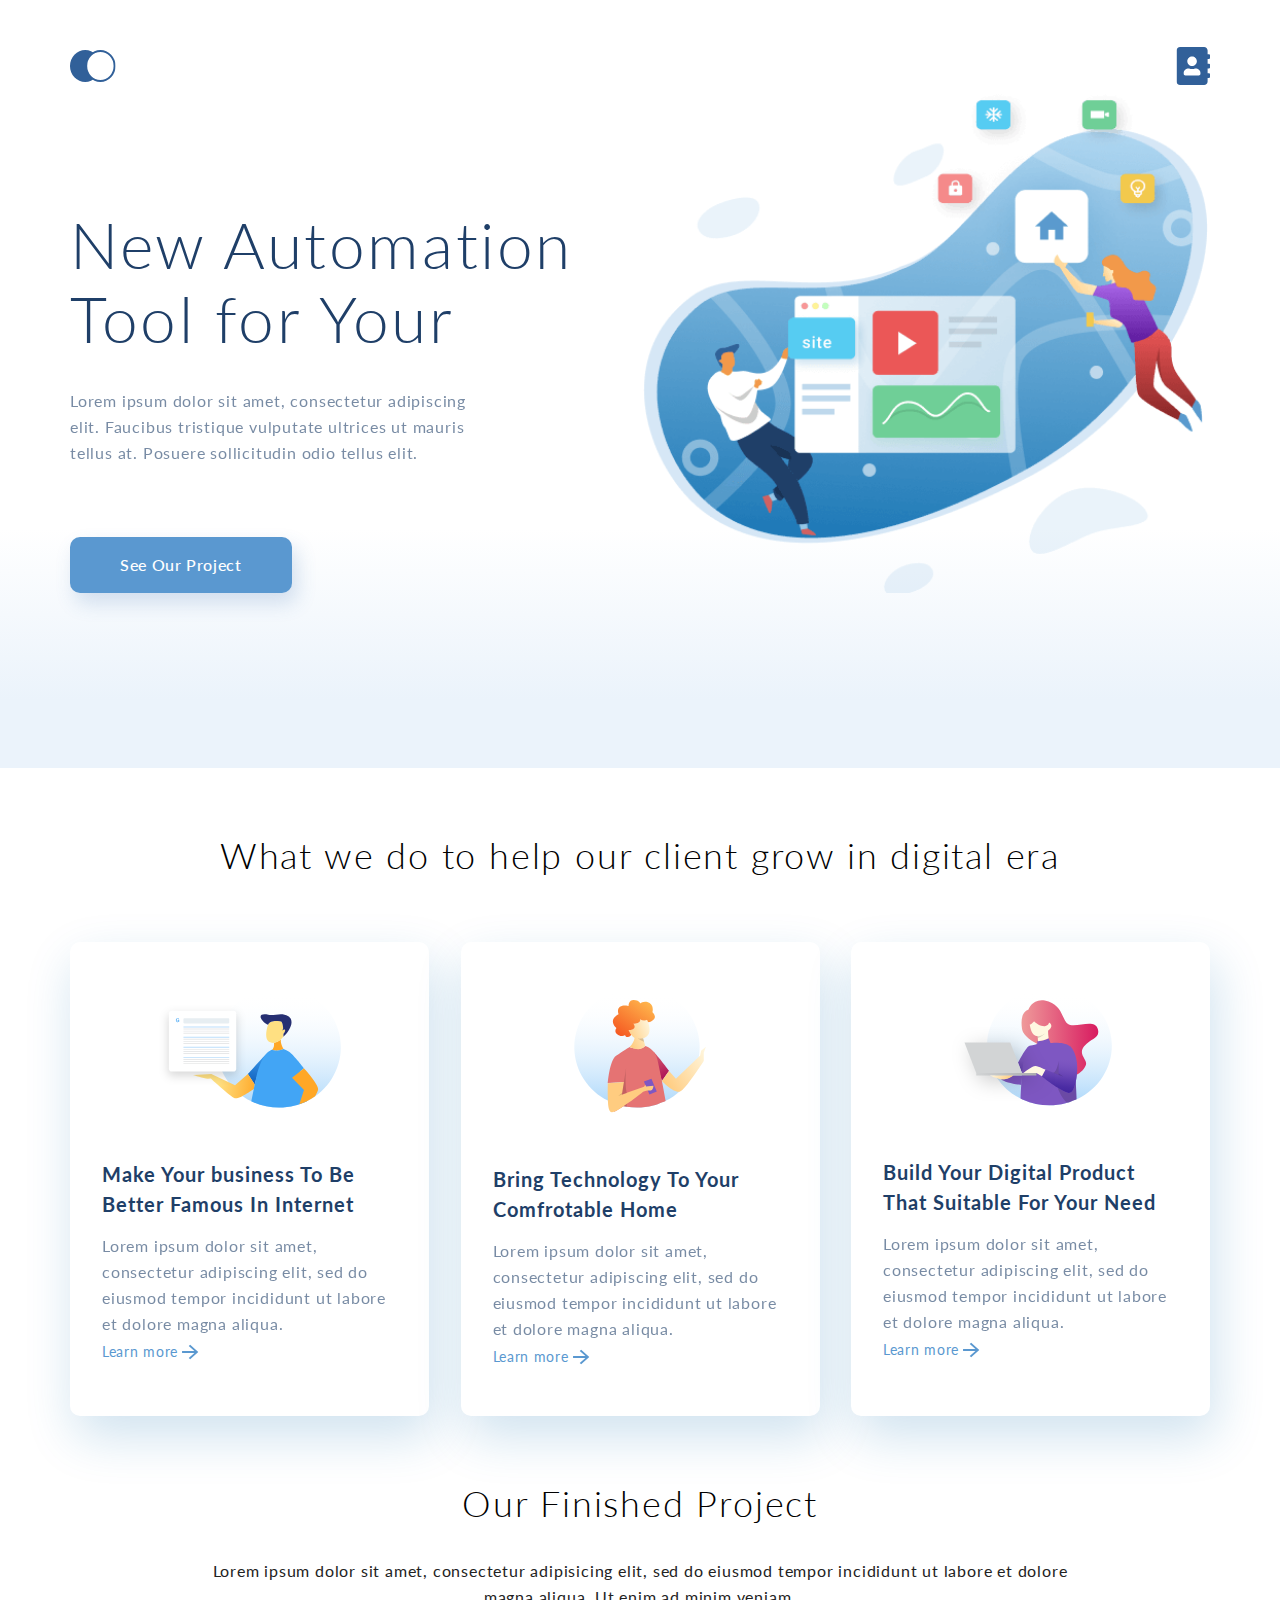
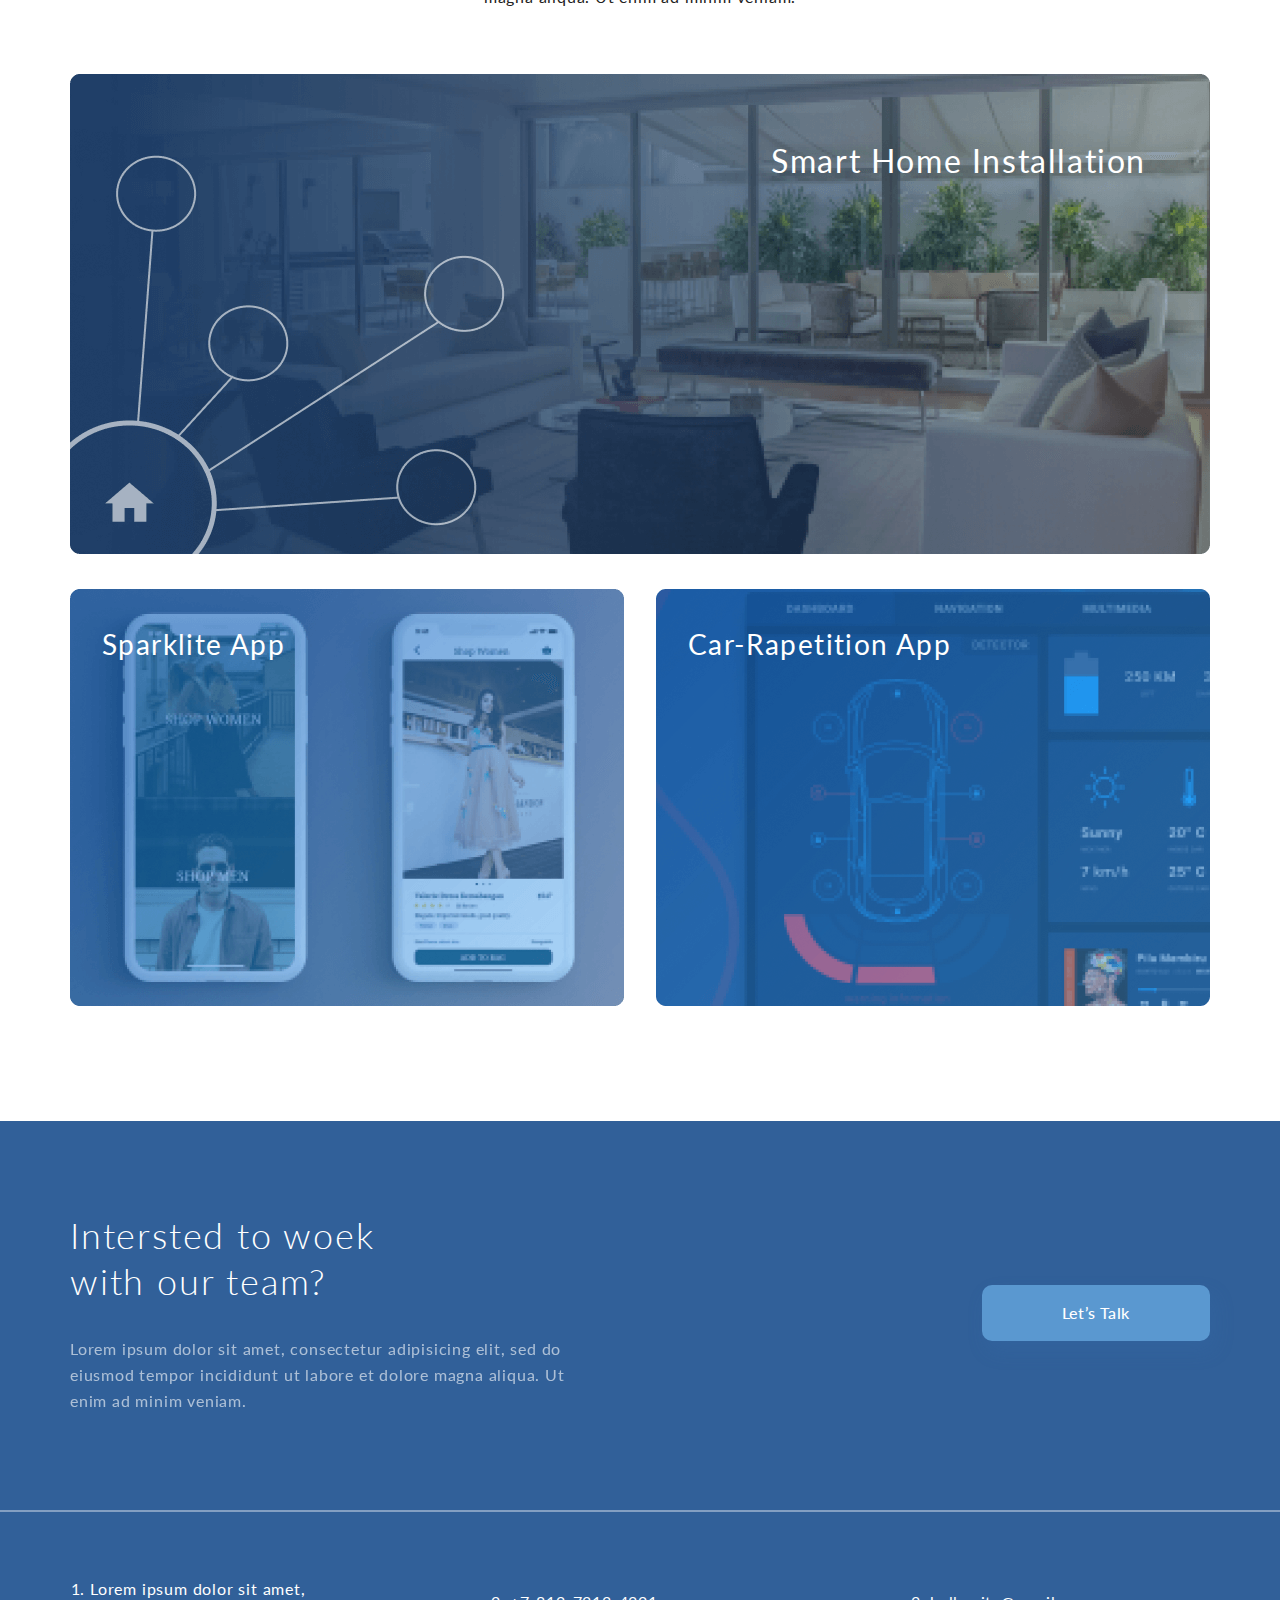
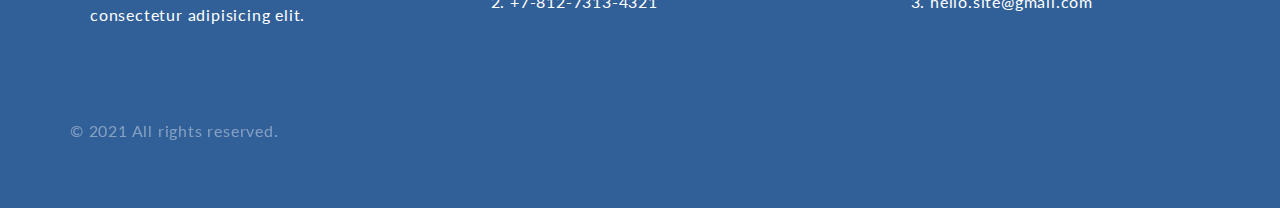
<file: index.html>
<!DOCTYPE html>
<html lang="en">
<head>
    <link rel="preconnect" href="https://fonts.googleapis.com">
    <link rel="preconnect" href="https://fonts.gstatic.com" crossorigin>
    <link href="https://fonts.googleapis.com/css2?family=Lato:ital,wght@0,100;0,300;0,400;0,700;0,900;1,100;1,300;1,400;1,700;1,900&display=swap" rel="stylesheet">
    <meta charset="UTF-8">
    <meta http-equiv="X-UA-Compatible" content="IE=edge">
    <meta name="viewport" content="width=device-width, initial-scale=1.0">
    <link rel="stylesheet" href="style.css">
    <title>Верстка по макету Figma</title>
</head>
<body>
    <div class="wrapper">
        <div class="header__main">
            <header>
                <div class="header">
                    <div class="container header__container">
                        <div class="header__page">
                            <ul class="header__nav">
                                <li><a href="index.html"><img src="img/logo.svg" alt="logo"></a></li>
                                <li><a href="contacts.html"><img src="img/contacts.svg" alt="contacts"></a></li>
                            </ul>
                        </div>
                        <div class="header__content">
                            <h1 class="header__h1">New Automation Tool for Your </h1>
                            <p class="all__p header__p">Lorem ipsum dolor sit amet, consectetur adipiscing elit. Faucibus tristique vulputate ultrices ut mauris tellus at. Posuere sollicitudin odio tellus elit.</p>
                            <a href="#" class="header__index__button">See Our Project</a>
                        </div>
                    </div>
                </div>
            </header>
            <main>
                <div class="main container">
                    <div class="main__top container">
                        <h3 class="all__h3 main_h3">What we do to help our client grow in digital era</h3>
                        <div class="main__top__list">
                            <div class="main__top__list__item">
                                <img class="main__top__list__item__img" src="img/item__1.svg" alt="item__1">
                                <h4 class="all__h4">Make Your business To Be
                                Better Famous In Internet</h4>
                                <p class="all__p">Lorem ipsum dolor sit amet, consectetur adipiscing elit, sed do eiusmod tempor incididunt ut labore et dolore magna aliqua.</p>
                                <a href="#" class="main__top__list__button">Learn more <img src="img/link__arrow.svg" alt="link__arrow"></a>
                            </div>
                            <div class="main__top__list__item">
                                <img class="main__top__list__item__img" src="img/item__2.svg" alt="item__2">
                                <h4 class="all__h4">Bring Technology To Your 
                                Comfrotable Home</h4>
                                <p class="all__p">Lorem ipsum dolor sit amet, consectetur adipiscing elit, sed do eiusmod tempor incididunt ut labore et dolore magna aliqua.</p>
                                <a href="#" class="main__top__list__button">Learn more <img src="img/link__arrow.svg" alt="link__arrow"></a>
                            </div>
                            <div class="main__top__list__item">
                                <img class="main__top__list__item__img" src="img/item__3.svg" alt="item__3">
                                <h4 class="all__h4">Build Your Digital Product
                                That Suitable For Your Need</h4>
                                <p class="all__p">Lorem ipsum dolor sit amet, consectetur adipiscing elit, sed do eiusmod tempor incididunt ut labore et dolore magna aliqua.</p>
                                <a href="#" class="main__top__list__button">Learn more <img src="img/link__arrow.svg" alt="link__arrow"></a>
                            </div>
                        </div>
                    </div>
                    <div class="main__bottom container">
                        <h3 class="all__h3 main_h3">Our Finished Project</h3>
                        <p class="all__p main__bottom__p">Lorem ipsum dolor sit amet, consectetur adipisicing elit, sed do eiusmod tempor incididunt ut labore et dolore magna aliqua. Ut enim ad minim veniam.</p>
                        <div class="project__item__one">
                            <img class="project__img" src="img/project__1.png" alt="project__item__1">
                            <p class="project__text__one">Smart Home Installation</p>
                        </div>
                        <div class="project__item__two">
                            <div class="project__item__one project__item__2">
                                <img class="project__img" src="img/project__2.png" alt="project__item__2">
                                <p class="project__text__two">Sparklite App</p>
                            </div>
                            <div class="project__item__one">
                                <img class="project__img" src="img/project__3.png" alt="project__item__3">
                                <p class="project__text__two">Car-Rapetition App</p>
                            </div>
                        </div>
                    </div>
                </div>
            </main>
        </div>
        <footer> 
            <div class="footer">
                <div class="container">
                    <div class="footer__top">
                        <div class="footer__top__content">
                            <h3 class="footer__h3">Intersted to woek with our team?</h3>
                            <p class="footer__p">Lorem ipsum dolor sit amet, consectetur adipisicing elit, sed do eiusmod tempor incididunt ut labore et dolore magna aliqua. Ut enim ad minim veniam.</p>
                        </div>
                        <div class="footer__top__button">
                            <a href="#" class="footer__button">Let’s Talk</a>
                        </div>
                    </div>
                </div>
                <hr class="footer__hr">
                <div class="container footer__container">
                    <div class="footer__bottom">
                        <div class="footer__nav">
                            <ol class="footer__nav__list">
                                <li class="footer__nav__list__item footer__item__1">Lorem ipsum dolor sit amet, consectetur adipisicing elit.</li>
                                <li class="footer__nav__list__item footer__item__2"><a href="tel:+7-812-7313-4321">+7-812-7313-4321</a></li>
                                <li class="footer__nav__list__item footer__item__3"><a href="mailto:hello.site@gmail.com">hello.site@gmail.com</a></li>
                            </ol>
                        </div>
                        <div class="footer__copyright">
                            <p class="footer__copyright">&copy;&nbsp;2021 All rights reserved.</p>
                        </div>
                    </div>
                    </div>
            </div>
        </footer>
    </div>
</body>
</html>
</file>
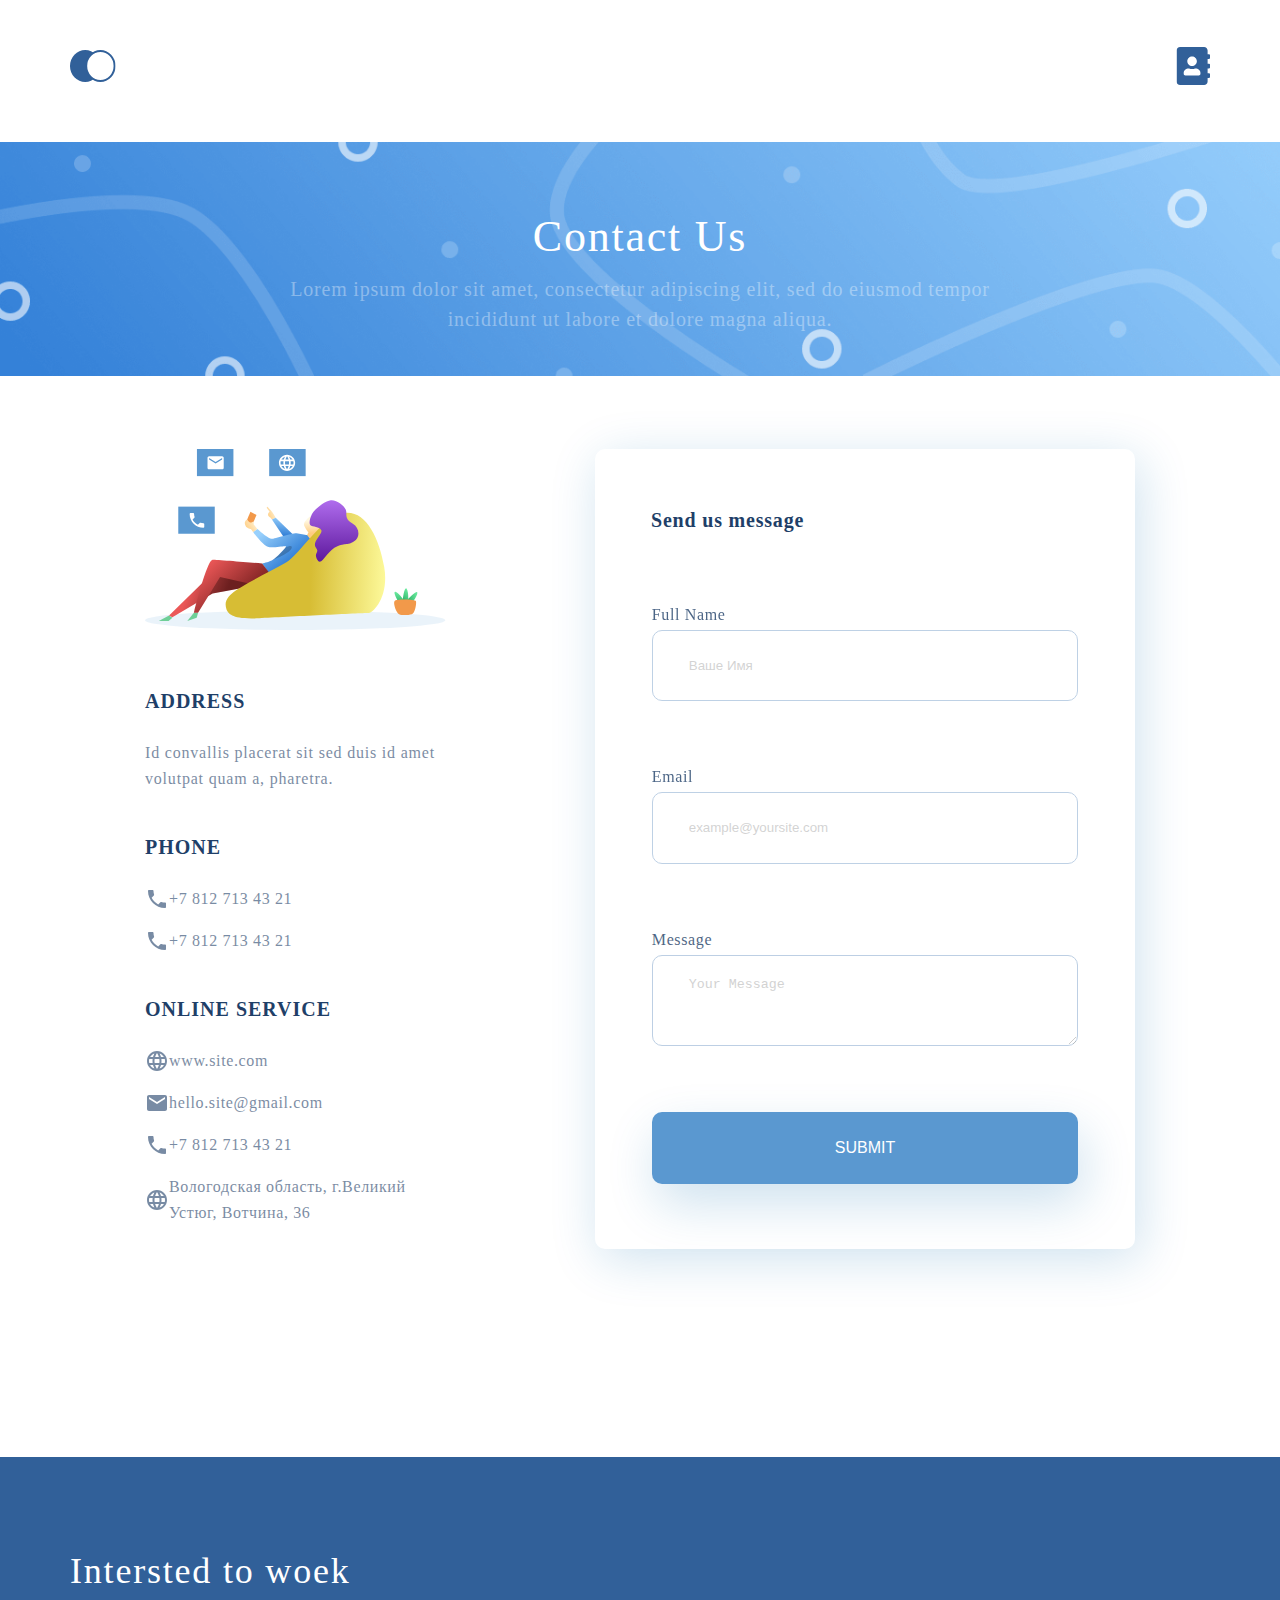
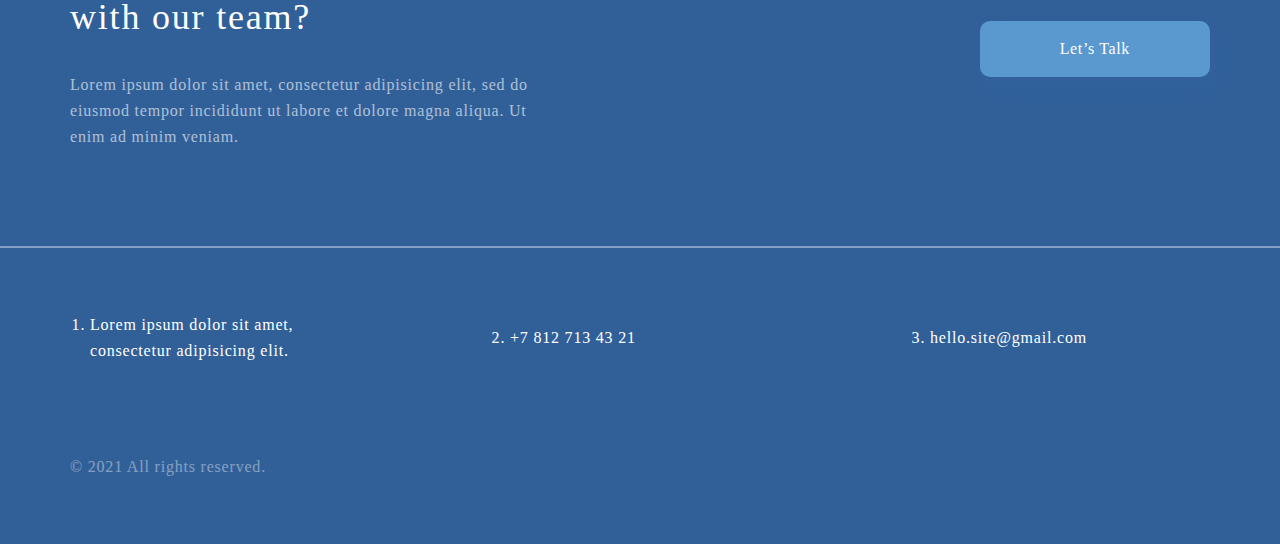
<file: contacts.html>
<!DOCTYPE html>
<html lang="en">
<head>
    <meta charset="UTF-8">
    <meta http-equiv="X-UA-Compatible" content="IE=edge">
    <meta name="viewport" content="width=device-width, initial-scale=1.0">
    <link rel="stylesheet" href="style.css">
    <title>Подарочная коробка</title>
</head>
<body>
    <div class="wrapper">
        <div class="header__main">
            <header>
                <div class="header__page ">
                    <div class="container">
                        <ul class="header__nav">
                            <li><a href="index.html"><img src="img/logo.svg" alt="logo"></a></li>
                            <li><a href="contacts.html"><img src="img/contacts.svg" alt="contacts"></a></li>
                        </ul>
                    </div>
                </div>
            </header>
            <main>
                <div class="main__top__content">
                    <div class="main container">
                        <div class="contacts__title">
                            <h2 class="contacts__h2">Contact Us</h2>
                            <p class="all__p main__top__p">Lorem ipsum dolor sit amet, consectetur adipiscing elit, sed do eiusmod tempor incididunt ut labore et dolore magna aliqua.</p>
                        </div>
                    </div>
                </div>
                <div class="main__middle__content">    
                    <div class="main container">
                        <div class="contacts__content">
                            <div class="contacts__content__left">
                                <img class="contacts__img" src="img/main__contacts.svg" alt="изображение со страницы контакты" title="Свяжитесь с нами">
                                <h4 class="all__h4 contacts__h4">Address</h4>
                                <p class="all__p">Id convallis placerat sit sed duis id amet volutpat quam a, pharetra.</p>
                                <h4 class="all__h4 contacts__h4">Phone</h4>
                                <div class="contacts__list">
                                    <div class="contacts__list__item"><img src="img/ul__phone.svg" alt="ul__phone"><a href="tel:+7-812-713-4321">+7 812 713 43 21</a></div>
                                    <div class="contacts__list__item"><img src="img/ul__phone.svg" alt="ul__phone"><a href="tel:+7-812-713-4321">+7 812 713 43 21</a></div>
                                </div>
                                <h4 class="all__h4 contacts__h4">Online service</h4>
                                <div class="contacts__list">
                                    <div class="contacts__list__item"><img src="img/ul__planet.svg" alt="ul__planet"><a href="www.site.com">www.site.com</a></div>
                                    <div class="contacts__list__item"><img src="img/ul__email.svg" alt="ul__email"><a href="mailto:hello.site@gmail.com">hello.site@gmail.com</a></div>
                                    <div class="contacts__list__item"><img src="img/ul__phone.svg" alt="ul__phone"><a href="tel:+7-812-713-4321">+7 812 713 43 21</a></div>
                                    <div class="contacts__list__item"><img src="img/ul__planet.svg" alt="ul__planet"><a href="#">Вологодская область, г.Великий Устюг, Вотчина, 36</a></div>
                                </div>
                            </div>
                            <div class="contacts__content__right">
                                <div class="form__title">
                                    <h4 class="all__h4 form__h4">Send us message</h4>
                                </div>
                                <form action="#">
                                    <p class="all__p form__p">Full Name <input class="all__input" type="text" placeholder="Ваше Имя"></p>
                                    <p class="all__p form__p">Email <input class="all__input" type="email" placeholder="example@yoursite.com"></p>
                                    <p class="all__p form__p">Message <textarea class="all__input" cols="30" rows="2" placeholder="Your Message"></textarea></p>
                                    <button class="form__button__submit" type="submit">submit</button>
                                </form>
                            </div>
                        </div>
                            <div class="contacts__map"><script type="text/javascript" charset="utf-8" async src="https://api-maps.yandex.ru/services/constructor/1.0/js/?um=constructor%3A2f2a63b96d20e4f7ccfaa3749f8c0d534ffca36310775153b8fe55d2d510b17b&amp;width=940&amp;height=480&amp;lang=ru_RU&amp;scroll=true"></script></div>
                    </div>
                </div>
            </main>
        </div>
        <footer> 
            <div class="footer">
                <div class="container">
                    <div class="footer__top">
                        <div class="footer__top__content">
                            <h3 class="footer__h3">Intersted to woek with our team?</h3>
                            <p class="footer__p">Lorem ipsum dolor sit amet, consectetur adipisicing elit, sed do eiusmod tempor incididunt ut labore et dolore magna aliqua. Ut enim ad minim veniam.</p>
                        </div>
                        <div class="footer__top__button">
                            <a href="#" class="footer__button">Let’s Talk</a>
                        </div>
                    </div>
                </div>
                <hr class="footer__hr">
                <div class="container footer__container">
                    <div class="footer__bottom">
                        <div class="footer__nav">
                            <ol class="footer__nav__list">
                                <li class="footer__nav__list__item footer__item__1">Lorem ipsum dolor sit amet, consectetur adipisicing elit.</li>
                                <li class="footer__nav__list__item footer__item__2"><a href="tel:+7-812-7313-4321">+7 812 713 43 21</a></li>
                                <li class="footer__nav__list__item footer__item__3"><a href="mailto:hello.site@gmail.com">hello.site@gmail.com</a></li>
                            </ol>
                        </div>
                        <div class="footer__copyright">
                            <p class="footer__copyright">&copy;&nbsp;2021 All rights reserved.</p>
                        </div>
                    </div>
                    </div>
            </div>
        </footer>
    </div>
</body>
</html>
</file>
<file: style.css>
* {
  margin: 0;
  padding: 0;
}

body {
  font-family: 'Lato';
}

.wrapper {
  min-height: 100vh;
  display: -webkit-box;
  display: -ms-flexbox;
  display: flex;
  -webkit-box-orient: vertical;
  -webkit-box-direction: normal;
      -ms-flex-direction: column;
          flex-direction: column;
}

.container {
  max-width: 1140px;
  margin: 0 auto;
}

.header {
  min-height: 768px;
  background: -webkit-gradient(linear, left bottom, left top, color-stop(8.84%, #ebf3fb), color-stop(31.12%, rgba(152, 195, 232, 0)));
  background: linear-gradient(0deg, #ebf3fb 8.84%, rgba(152, 195, 232, 0) 31.12%);
}

.header__main {
  -webkit-box-flex: 1;
      -ms-flex-positive: 1;
          flex-grow: 1;
}

.header__container {
  display: -webkit-box;
  display: -ms-flexbox;
  display: flex;
  -webkit-box-orient: vertical;
  -webkit-box-direction: normal;
      -ms-flex-direction: column;
          flex-direction: column;
  height: 100%;
}

.header__nav {
  display: -webkit-box;
  display: -ms-flexbox;
  display: flex;
  -webkit-box-pack: justify;
      -ms-flex-pack: justify;
          justify-content: space-between;
  -webkit-box-align: center;
      -ms-flex-align: center;
          align-items: center;
  list-style-type: none;
  padding-top: 42px;
}

.header__content {
  padding-top: 115px;
  -webkit-box-flex: 1;
      -ms-flex-positive: 1;
          flex-grow: 1;
  background-image: url(img/index__header.png);
  background-repeat: no-repeat;
  background-position: right center;
  background-size: 50%;
}

.header__h1 {
  width: 510px;
  font-weight: 300;
  color: #1f3f68;
  font-size: 64px;
  line-height: 74px;
  letter-spacing: 0.04em;
  margin-bottom: 32px;
}

.header__p {
  width: 425px;
}

.header__index__button {
  font-size: 16px;
  text-decoration: none;
  line-height: 26px;
  text-align: center;
  color: #ffffff;
  letter-spacing: 0.04em;
  background: #5a98d0;
  -webkit-box-shadow: 5px 10px 20px rgba(53, 110, 173, 0.2);
          box-shadow: 5px 10px 20px rgba(53, 110, 173, 0.2);
  border-radius: 10px;
  font-weight: 500;
  padding: 15px 50px;
  display: inline-block;
  margin-top: 71px;
}

.all__p {
  font-size: 16px;
  line-height: 26px;
  color: #1f3f68;
  letter-spacing: 0.05em;
  opacity: 0.6;
}

.all__h3 {
  font-size: 36px;
  text-align: center;
  font-weight: 300;
  line-height: 46px;
  letter-spacing: 0.05em;
}

.all__h4 {
  margin-bottom: 14px;
  font-size: 20px;
  line-height: 30px;
  color: #1f3f68;
  letter-spacing: 0.05em;
}

.all__input {
  border: 1px solid #356ead;
  -webkit-box-sizing: border-box;
          box-sizing: border-box;
  border-radius: 10px;
  opacity: 0.4;
  width: 100%;
  min-height: 80%;
}

.all__input {
  padding: 21px 36px;
}

.contacts__h2 {
  font-weight: 500;
  font-size: 44px;
  text-align: center;
  line-height: 74px;
  letter-spacing: 0.04em;
  color: #ffffff;
  margin-top: auto;
}

.contacts__h4 {
  text-transform: uppercase;
  margin-bottom: 24px;
  margin-top: 40px;
}

.contacts__title {
  text-align: center;
}

.contacts__content {
  width: 100%;
  display: -webkit-box;
  display: -ms-flexbox;
  display: flex;
  -webkit-box-align: stretch;
      -ms-flex-align: stretch;
          align-items: stretch;
  -webkit-box-orient: horizontal;
  -webkit-box-direction: normal;
      -ms-flex-direction: row;
          flex-direction: row;
  -ms-flex-line-pack: center;
      align-content: center;
  -ms-flex-pack: distribute;
      justify-content: space-around;
}

.contacts__content__left {
  display: -webkit-box;
  display: -ms-flexbox;
  display: flex;
  -webkit-box-orient: vertical;
  -webkit-box-direction: normal;
      -ms-flex-direction: column;
          flex-direction: column;
  -ms-flex-wrap: wrap;
      flex-wrap: wrap;
  -ms-flex-line-pack: justify;
      align-content: space-between;
  -ms-flex-item-align: start;
      align-self: start;
  max-width: 300px;
}

.contacts__img {
  -ms-flex-item-align: center;
      -ms-grid-row-align: center;
      align-self: center;
  margin-bottom: 16px;
  width: 330;
}

.contacts__list__item {
  display: -webkit-box;
  display: -ms-flexbox;
  display: flex;
  -webkit-box-orient: horizontal;
  -webkit-box-direction: normal;
      -ms-flex-direction: row;
          flex-direction: row;
  -ms-flex-wrap: wrap;
      flex-wrap: wrap;
  -ms-flex-line-pack: center;
      align-content: center;
  -webkit-box-pack: start;
      -ms-flex-pack: start;
          justify-content: flex-start;
  -webkit-box-align: center;
      -ms-flex-align: center;
          align-items: center;
  opacity: 0.6;
  margin-bottom: 16px;
}

.contacts__list__item:last-child {
  margin-bottom: 0;
}

.contacts__list__item a {
  text-decoration: none;
  font-weight: 300;
  font-size: 16px;
  line-height: 26px;
  letter-spacing: 0.04em;
  color: #1f3f68;
  max-width: 260px;
}

.contacts_list__item img {
  margin-right: 16px;
}

.contacts__content__right {
  display: -webkit-box;
  display: -ms-flexbox;
  display: flex;
  -webkit-box-orient: vertical;
  -webkit-box-direction: normal;
      -ms-flex-direction: column;
          flex-direction: column;
  -webkit-box-align: stretch;
      -ms-flex-align: stretch;
          align-items: stretch;
  -webkit-box-pack: start;
      -ms-flex-pack: start;
          justify-content: flex-start;
  -ms-flex-wrap: wrap;
      flex-wrap: wrap;
  background: #ffffff;
  -webkit-box-shadow: 5px 10px 50px rgba(16, 112, 177, 0.2);
          box-shadow: 5px 10px 50px rgba(16, 112, 177, 0.2);
  border-radius: 10px;
  min-width: 540px;
  min-height: 800px;
}

.contacts__content__right form {
  -webkit-box-flex: 1;
      -ms-flex-positive: 1;
          flex-grow: 1;
  display: -webkit-box;
  display: -ms-flexbox;
  display: flex;
  -webkit-box-orient: vertical;
  -webkit-box-direction: normal;
      -ms-flex-direction: column;
          flex-direction: column;
  -webkit-box-pack: space-evenly;
      -ms-flex-pack: space-evenly;
          justify-content: space-evenly;
  -ms-flex-wrap: wrap;
      flex-wrap: wrap;
  -ms-flex-line-pack: center;
      align-content: center;
  -webkit-box-align: stretch;
      -ms-flex-align: stretch;
          align-items: stretch;
  max-width: 540;
  max-height: 800px;
}

.contacts__map {
  display: -webkit-box;
  display: -ms-flexbox;
  display: flex;
  margin-top: 96px;
  -webkit-box-pack: center;
      -ms-flex-pack: center;
          justify-content: center;
}

.main_h3,
.header_h3 {
  color: #000;
}

.main__top__content {
  background-image: url(img/page__header.png);
  background-repeat: no-repeat;
  background-size: 100%;
  min-height: 250px;
  margin-top: 48px;
  margin-bottom: 57px;
  display: -webkit-box;
  display: -ms-flexbox;
  display: flex;
  -webkit-box-orient: vertical;
  -webkit-box-direction: normal;
      -ms-flex-direction: column;
          flex-direction: column;
  -ms-flex-wrap: wrap;
      flex-wrap: wrap;
  -ms-flex-line-pack: distribute;
      align-content: space-around;
  -ms-flex-pack: distribute;
      justify-content: space-around;
  -webkit-box-align: center;
      -ms-flex-align: center;
          align-items: center;
}

.main__top__p {
  font-size: 20px;
  line-height: 30px;
  text-align: center;
  letter-spacing: 0.04em;
  color: rgba(255, 255, 255, 0.6);
  max-width: 780px;
}

.main__top {
  padding-top: 64px;
}

.main__top__list {
  display: -webkit-box;
  display: -ms-flexbox;
  display: flex;
  -webkit-box-pack: justify;
      -ms-flex-pack: justify;
          justify-content: space-between;
  padding-top: 64px;
  padding-bottom: 64px;
}

.main__top__list__item {
  width: 359px;
  padding: 44px 32px;
  -webkit-box-sizing: border-box;
          box-sizing: border-box;
  background: #ffffff;
  -webkit-box-shadow: 5px 20px 50px rgba(16, 112, 177, 0.2);
          box-shadow: 5px 20px 50px rgba(16, 112, 177, 0.2);
  border-radius: 10px;
  display: -webkit-box;
  display: -ms-flexbox;
  display: flex;
  -webkit-box-orient: vertical;
  -webkit-box-direction: normal;
      -ms-flex-direction: column;
          flex-direction: column;
}

.main__top__list__item__img {
  -ms-flex-item-align: center;
      -ms-grid-row-align: center;
      align-self: center;
  margin-bottom: 51px;
}

.main__top__list__button {
  font-size: 14px;
  line-height: 30px;
  letter-spacing: 0.05em;
  color: #5a98d0;
  text-decoration: none;
  display: -webkit-box;
  display: -ms-flexbox;
  display: flex;
  -webkit-box-pack: start;
      -ms-flex-pack: start;
          justify-content: flex-start;
  -webkit-box-align: center;
      -ms-flex-align: center;
          align-items: center;
}

.main__bottom__p {
  width: 75%;
  margin: 32px auto 64px;
  color: #222;
  opacity: 1;
  text-align: center;
}

.form__title {
  display: -webkit-box;
  display: -ms-flexbox;
  display: flex;
  -webkit-box-pack: start;
      -ms-flex-pack: start;
          justify-content: flex-start;
}

.form__h4 {
  font-size: 20px;
  line-height: 30px;
  letter-spacing: 0.04em;
  color: #1f3f68;
  margin: 56px 0 0 56px;
}

.form__p {
  font-size: 16px;
  line-height: 30px;
  letter-spacing: 0.04em;
  color: #1f3f68;
  opacity: 0.8;
  font-weight: 400;
  margin-bottom: 8px;
}

.form__button__submit {
  background: #5a98d0;
  -webkit-box-shadow: 5px 20px 50px rgba(16, 112, 177, 0.2);
          box-shadow: 5px 20px 50px rgba(16, 112, 177, 0.2);
  border-radius: 10px;
  font-weight: 500;
  font-size: 16px;
  line-height: 26px;
  text-align: center;
  color: #ffffff;
  text-transform: uppercase;
  padding: 23px 183px;
  border: 0px;
}

.project__item__one {
  position: relative;
  -webkit-box-flex: 1;
      -ms-flex-positive: 1;
          flex-grow: 1;
}

.project__item__two {
  display: -webkit-box;
  display: -ms-flexbox;
  display: flex;
  -webkit-box-pack: justify;
      -ms-flex-pack: justify;
          justify-content: space-between;
  -webkit-box-align: center;
      -ms-flex-align: center;
          align-items: center;
  -webkit-box-orient: horizontal;
  -webkit-box-direction: normal;
      -ms-flex-direction: row;
          flex-direction: row;
  margin-top: 32px;
}

.project__item__2 {
  margin-right: 32px;
}

.project__img {
  width: 100%;
}

.project__text__one {
  font-size: 32px;
  line-height: 46px;
  text-align: right;
  letter-spacing: 0.05em;
  color: #fff;
  position: absolute;
  top: 64px;
  right: 64px;
}

.project__text__two {
  font-size: 28px;
  line-height: 46px;
  text-align: left;
  letter-spacing: 0.05em;
  color: #fff;
  position: absolute;
  top: 32px;
  left: 32px;
}

.footer {
  background: #316099;
  margin-top: 112px;
}

.footer__top {
  display: -webkit-box;
  display: -ms-flexbox;
  display: flex;
  -webkit-box-pack: justify;
      -ms-flex-pack: justify;
          justify-content: space-between;
  -webkit-box-align: center;
      -ms-flex-align: center;
          align-items: center;
  list-style-type: none;
  padding-top: 91px;
}

.footer__p {
  font-size: 16px;
  line-height: 26px;
  color: #fff;
  letter-spacing: 0.05em;
  opacity: 0.6;
  margin-top: 32px;
}

.footer__top__content {
  text-align: left;
  width: 495px;
}

.footer__nav__list {
  display: -webkit-box;
  display: -ms-flexbox;
  display: flex;
  -webkit-box-pack: justify;
      -ms-flex-pack: justify;
          justify-content: space-between;
  -webkit-box-align: center;
      -ms-flex-align: center;
          align-items: center;
  font-size: 16px;
  line-height: 26px;
  color: #fff;
  letter-spacing: 0.05em;
  margin-top: 64px;
  margin-bottom: 64px;
  -webkit-box-orient: horizontal;
  -webkit-box-direction: normal;
      -ms-flex-direction: row;
          flex-direction: row;
  -ms-flex-wrap: wrap;
      flex-wrap: wrap;
  margin-left: 20px;
}

.footer__nav__list a {
  text-decoration: none;
  color: #fff;
}

.footer__nav__list__item {
  -webkit-box-flex: 1;
      -ms-flex-positive: 1;
          flex-grow: 1;
  max-width: 25%;
}

.footer__button {
  font-size: 16px;
  text-decoration: none;
  line-height: 26px;
  text-align: center;
  color: #ffffff;
  letter-spacing: 0.04em;
  background: #5a98d0;
  -webkit-box-shadow: 5px 10px 20px rgba(53, 110, 173, 0.2);
          box-shadow: 5px 10px 20px rgba(53, 110, 173, 0.2);
  border-radius: 10px;
  font-weight: 500;
  padding: 15px 80px;
  display: inline-block;
}

.footer__hr {
  opacity: 0.4;
  border: 1px solid #ffffff;
  margin-top: 96px;
}

.footer p.footer__copyright {
  font-weight: 400;
  font-size: 16px;
  line-height: 26px;
  letter-spacing: 0.05em;
  color: #ffffff;
  opacity: 0.4;
}

.footer__bottom {
  padding-bottom: 64px;
  display: -webkit-box;
  display: -ms-flexbox;
  display: flex;
  -webkit-box-orient: vertical;
  -webkit-box-direction: normal;
      -ms-flex-direction: column;
          flex-direction: column;
  -ms-flex-wrap: wrap;
      flex-wrap: wrap;
  -ms-flex-line-pack: stretch;
      align-content: stretch;
  -webkit-box-align: stretch;
      -ms-flex-align: stretch;
          align-items: stretch;
  -webkit-box-pack: center;
      -ms-flex-pack: center;
          justify-content: center;
}

.footer__h3 {
  color: #fff;
  width: 340px;
  font-size: 36px;
  text-align: left;
  font-weight: 300;
  line-height: 46px;
  letter-spacing: 0.05em;
}

@media (max-width: 1024px) {
  .container {
    padding-left: 32px;
    padding-right: 32px;
  }
  .header__content {
    background-position: right bottom;
  }
  .main__top__list {
    -webkit-box-orient: vertical;
    -webkit-box-direction: normal;
        -ms-flex-direction: column;
            flex-direction: column;
    -webkit-box-align: center;
        -ms-flex-align: center;
            align-items: center;
  }
  .main__top__list__item {
    margin-bottom: 32px;
  }
  .footer {
    margin-top: 109px;
  }
  .footer__top {
    padding-top: 47px;
  }
  .footer__button {
    padding: 7px 27px;
  }
  .footer__hr {
    margin-top: 64px;
  }
  .footer__nav__list {
    -webkit-box-align: left;
        -ms-flex-align: left;
            align-items: left;
    -webkit-box-orient: vertical;
    -webkit-box-direction: normal;
        -ms-flex-direction: column;
            flex-direction: column;
  }
  .footer__nav__list {
    display: -webkit-box;
    display: -ms-flexbox;
    display: flex;
    -webkit-box-pack: justify;
        -ms-flex-pack: justify;
            justify-content: space-between;
    justify-content: space-between;
    -webkit-box-align: start;
        -ms-flex-align: start;
            align-items: flex-start;
    margin-bottom: 57px;
    -webkit-box-orient: vertical;
    -webkit-box-direction: normal;
        -ms-flex-direction: column;
            flex-direction: column;
  }
  .footer__nav__list__item {
    max-width: 100%;
    padding-left: 37px;
  }
  .footer__item__1,
  .footer__item__2 {
    margin-bottom: 23px;
  }
  div.container.footer__container {
    padding-left: 124px;
    padding-right: 124px;
  }
}

@media (max-width: 667px) {
  .container {
    padding-left: 16px;
    padding-right: 16px;
  }
  .header {
    min-height: 376px;
    padding-bottom: 41px;
    -webkit-box-sizing: border-box;
            box-sizing: border-box;
  }
  .header__nav {
    padding-top: 24px;
  }
  .header__content {
    padding-top: 36px;
    display: -webkit-box;
    display: -ms-flexbox;
    display: flex;
    -webkit-box-orient: vertical;
    -webkit-box-direction: normal;
        -ms-flex-direction: column;
            flex-direction: column;
    -webkit-box-align: center;
        -ms-flex-align: center;
            align-items: center;
    background-image: none;
  }
  .header__h1 {
    width: 100%;
    font-size: 32px;
    line-height: 37px;
    text-align: center;
    margin-bottom: 12px;
  }
  .header__p {
    width: 100%;
    text-align: center;
  }
  .header__index__button {
    font-size: 12px;
    line-height: 26px;
    padding: 0 8px;
    margin-top: 32px;
  }
  .main__top {
    padding-top: 48px;
  }
  .main_h3 {
    font-size: 24px;
    line-height: 28px;
  }
  .main__top__list {
    padding-top: 32px;
  }
  .main__top__list__item {
    width: 100%;
  }
  .main__bottom__p {
    width: 100%;
  }
  .project__text__one {
    font-size: 16px;
    line-height: 19px;
    top: 16px;
    right: 16px;
  }
  .project__text__two {
    left: 16px;
    font-size: 16px;
    line-height: 19px;
  }
  .project__item__two {
    -webkit-box-orient: vertical;
    -webkit-box-direction: normal;
        -ms-flex-direction: column;
            flex-direction: column;
    margin-top: 16px;
  }
  .project__item__2 {
    margin-right: 0;
    margin-bottom: 16px;
  }
  .footer {
    background: #316099;
    margin-top: 64px;
  }
  .footer__top {
    padding-top: 18px;
    -webkit-box-orient: vertical;
    -webkit-box-direction: normal;
        -ms-flex-direction: column;
            flex-direction: column;
    -webkit-box-pack: justify;
        -ms-flex-pack: justify;
            justify-content: space-between;
    margin-bottom: 57px;
    -ms-flex-wrap: wrap;
        flex-wrap: wrap;
    -webkit-box-align: center;
        -ms-flex-align: center;
            align-items: center;
  }
  .footer__top__content {
    display: -webkit-box;
    display: -ms-flexbox;
    display: flex;
    -webkit-box-orient: horizontal;
    -webkit-box-direction: normal;
        -ms-flex-direction: row;
            flex-direction: row;
    -ms-flex-wrap: wrap;
        flex-wrap: wrap;
    -ms-flex-line-pack: stretch;
        align-content: stretch;
    -webkit-box-align: stretch;
        -ms-flex-align: stretch;
            align-items: stretch;
    -webkit-box-pack: center;
        -ms-flex-pack: center;
            justify-content: center;
  }
  .footer__top__content {
    text-align: center;
    max-width: 100%;
  }
  .footer__h3 {
    font-size: 24px;
    line-height: 28px;
    max-width: 60%;
    text-align: center;
  }
  .footer__p {
    margin-top: 26px;
  }
  .footer__top__button {
    margin-top: 40px;
  }
  .footer__nav__list {
    display: -webkit-box;
    display: -ms-flexbox;
    display: flex;
    -webkit-box-pack: justify;
        -ms-flex-pack: justify;
            justify-content: space-between;
    -webkit-box-align: left;
        -ms-flex-align: left;
            align-items: left;
    margin-bottom: 40px;
    -webkit-box-orient: vertical;
    -webkit-box-direction: normal;
        -ms-flex-direction: column;
            flex-direction: column;
    font-size: 16px;
    line-height: 19px;
  }
  .footer__nav__list__item {
    max-width: 100%;
  }
  .footer__nav__list__item {
    max-width: 80%;
    padding-left: 23px;
  }
  .footer__item__1,
  .footer__item__2 {
    margin-bottom: 18px;
  }
  div.container.footer__container {
    padding-left: 16px;
    padding-right: 16px;
  }
}
/*# sourceMappingURL=style.css.map */
</file>
